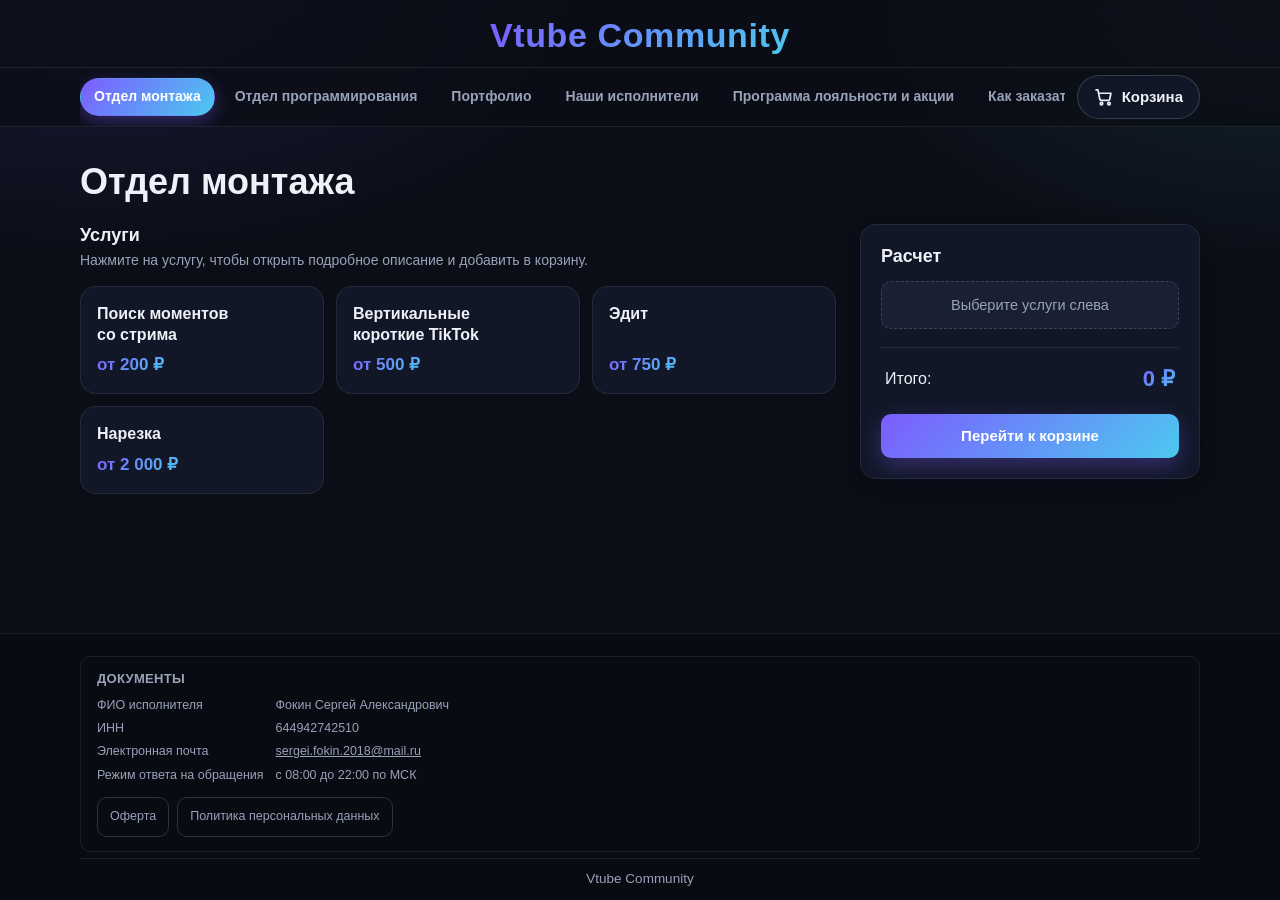
<file: index.html>
<!DOCTYPE html>
<html lang="ru">
<head>
  <meta charset="utf-8">
  <meta name="viewport" content="width=device-width, initial-scale=1, viewport-fit=cover">
  <title>Vtube Community</title>
  <meta name="description" content="Vtube Community — сообщество специалистов: монтаж, нарезка, эдит и программирование. Калькулятор стоимости, портфолио работ и оформление заказа через Telegram.">
  <meta name="theme-color" content="#0b0e17">
  <meta name="color-scheme" content="dark">

  <!-- Социальные сети. После деплоя добавьте og:image с абсолютным URL. -->
  <meta property="og:type" content="website">
  <meta property="og:site_name" content="Vtube Community">
  <meta property="og:title" content="Vtube Community">
  <meta property="og:description" content="Монтаж, нарезка и программирование для авторов. Расчёт стоимости на сайте и заказ через Telegram.">
  <meta property="og:locale" content="ru_RU">
  <!-- <meta property="og:image" content="https://example.com/og-image.png"> -->

  <link rel="icon" href="assets/favicon.svg" type="image/svg+xml">
  <link rel="stylesheet" href="css/styles.css">

  <script type="application/ld+json">
  {
    "@context": "https://schema.org",
    "@type": "Organization",
    "name": "Vtube Community",
    "description": "Сообщество специалистов: монтаж, нарезка и программирование для авторов."
  }
  </script>

  <script src="js/utils.js" defer></script>
  <script src="js/data.js" defer></script>
  <script src="js/cart.js" defer></script>
  <script src="js/calculator.js" defer></script>
  <script src="js/app.js" defer></script>
</head>
<body>
  <a class="skip-link" href="#main">Перейти к содержимому</a>

  <!-- ===== Шапка ===== -->
  <header class="site-header">
    <div class="container header-row">
      <h1 class="brand">
        <a id="brand-link" class="brand__link" href="#" target="_blank" rel="noopener noreferrer">Vtube Community</a>
      </h1>
    </div>
    <nav class="site-nav" aria-label="Разделы сайта">
      <div class="container nav-row">
        <div id="nav-tabs" class="nav-tabs" role="tablist"></div>
        <button id="cart-button" class="cart-button" type="button" aria-haspopup="dialog" aria-controls="cart-drawer" aria-expanded="false">
          <svg class="cart-button__icon" viewBox="0 0 24 24" width="20" height="20" aria-hidden="true" fill="none" stroke="currentColor" stroke-width="2" stroke-linecap="round" stroke-linejoin="round">
            <circle cx="9" cy="20" r="1.5"></circle>
            <circle cx="18" cy="20" r="1.5"></circle>
            <path d="M2.5 3.5h2.2l2.3 11.2a1.6 1.6 0 0 0 1.6 1.3h8.6a1.6 1.6 0 0 0 1.6-1.3l1.5-7.2H6"></path>
          </svg>
          <span class="cart-button__label">Корзина</span>
          <span id="cart-badge" class="cart-badge" hidden>0</span>
        </button>
      </div>
    </nav>
  </header>

  <!-- ===== Основное содержимое ===== -->
  <main id="main" class="site-main container">
    <div id="panels"></div>
    <noscript>
      <h2>Vtube Community</h2>
      <p>Для работы калькулятора и корзины включите JavaScript. Связаться с нами можно в Telegram.</p>
    </noscript>
  </main>

  <!-- ===== Нижняя часть (место под документы и информацию) ===== -->
  <footer class="site-footer">
    <div class="container">
      <div id="footer-info" class="footer-info"></div>
      <div class="footer-bottom">
        <div id="footer-madeby" class="footer-madeby"></div>
        <p id="footer-copy" class="footer-copy"></p>
      </div>
    </div>
  </footer>

  <!-- ===== Общий фон под открытые окна ===== -->
  <div id="backdrop" class="backdrop" hidden></div>

  <!-- ===== Корзина ===== -->
  <aside id="cart-drawer" class="cart-drawer" role="dialog" aria-modal="true" aria-labelledby="cart-title" hidden>
    <header class="cart-drawer__head">
      <h2 id="cart-title" class="cart-drawer__title">Корзина</h2>
      <button id="cart-close" class="icon-btn" type="button" aria-label="Закрыть корзину">
        <svg viewBox="0 0 24 24" width="20" height="20" aria-hidden="true" fill="none" stroke="currentColor" stroke-width="2" stroke-linecap="round"><path d="M6 6l12 12M18 6L6 18"/></svg>
      </button>
    </header>
    <div id="cart-body" class="cart-drawer__body"></div>
    <footer id="cart-footer" class="cart-drawer__foot" hidden>
      <!-- Данные заказчика для сообщения -->
      <div class="order-fields">
        <label class="order-field">
          <span class="order-field__label">Ваш Twitch</span>
          <input id="order-twitch" class="order-field__input" type="text" autocomplete="username" placeholder="Ссылка или название канала">
        </label>
        <label class="order-field">
          <span class="order-field__label">Ваш Youtube канал</span>
          <input id="order-youtube" class="order-field__input" type="text" autocomplete="username" placeholder="Ссылка или название канала">
        </label>
        <label class="order-field">
          <span class="order-field__label">Ваш Telegram-канал</span>
          <input id="order-telegram" class="order-field__input" type="text" autocomplete="username" placeholder="Ссылка или название канала">
        </label>
      </div>

      <details class="cart-order-preview">
        <summary>Посмотреть готовое сообщение</summary>
        <pre id="order-message-preview"></pre>
      </details>
      
      <!-- Итого в середине корзины -->
      <div class="cart-total">
        <span>Итого:</span>
        <strong id="cart-total-value">0&nbsp;₽</strong>
      </div>

      <!-- Согласия перед отправкой -->
      <div class="cart-consents">
        <label class="order-check">
          <input id="consent-pd" type="checkbox">
          <span>Согласие на <a href="documents/privacy.html" target="_blank" rel="noopener noreferrer">обработку персональных данных</a></span>
        </label>
        <label class="order-check">
          <input id="consent-offer" type="checkbox">
          <span>Согласие с <a href="documents/offer.html" target="_blank" rel="noopener noreferrer">офертой</a></span>
        </label>
      </div>

      <button id="checkout-button" class="btn btn--primary btn--block" type="button">Оформить</button>
      <button id="cart-clear" class="btn btn--block" type="button">Очистить корзину</button>
      <p class="cart-note">При нажатии "Оформить", готовое сообщение скопируется в буфер обмена и откроется наш Telegram-канал, отправьте сообщение в личные сообщения канала.</p>
    </footer>
  </aside>

  <!-- ===== Подробная карточка клиента ===== -->
  <div id="client-modal" class="modal" role="dialog" aria-modal="true" aria-labelledby="client-modal-title" hidden>
    <div class="modal__panel">
      <button id="modal-close" class="icon-btn modal__close" type="button" aria-label="Закрыть карточку клиента">
        <svg viewBox="0 0 24 24" width="20" height="20" aria-hidden="true" fill="none" stroke="currentColor" stroke-width="2" stroke-linecap="round"><path d="M6 6l12 12M18 6L6 18"/></svg>
      </button>
      <div id="modal-content" class="modal__content"></div>
    </div>
  </div>

  <!-- ===== Подробная карточка услуги ===== -->
  <div id="service-modal" class="modal" role="dialog" aria-modal="true" aria-labelledby="service-modal-title" hidden>
    <div class="modal__panel">
      <button id="service-modal-close" class="icon-btn modal__close" type="button" aria-label="Закрыть описание услуги">
        <svg viewBox="0 0 24 24" width="20" height="20" aria-hidden="true" fill="none" stroke="currentColor" stroke-width="2" stroke-linecap="round"><path d="M6 6l12 12M18 6L6 18"/></svg>
      </button>
      <div id="service-modal-content" class="modal__content"></div>
    </div>
  </div>

  <!-- ===== Уведомления ===== -->
  <div id="toast" class="toast" role="status" aria-live="polite" hidden></div>
</body>
</html>
</file>
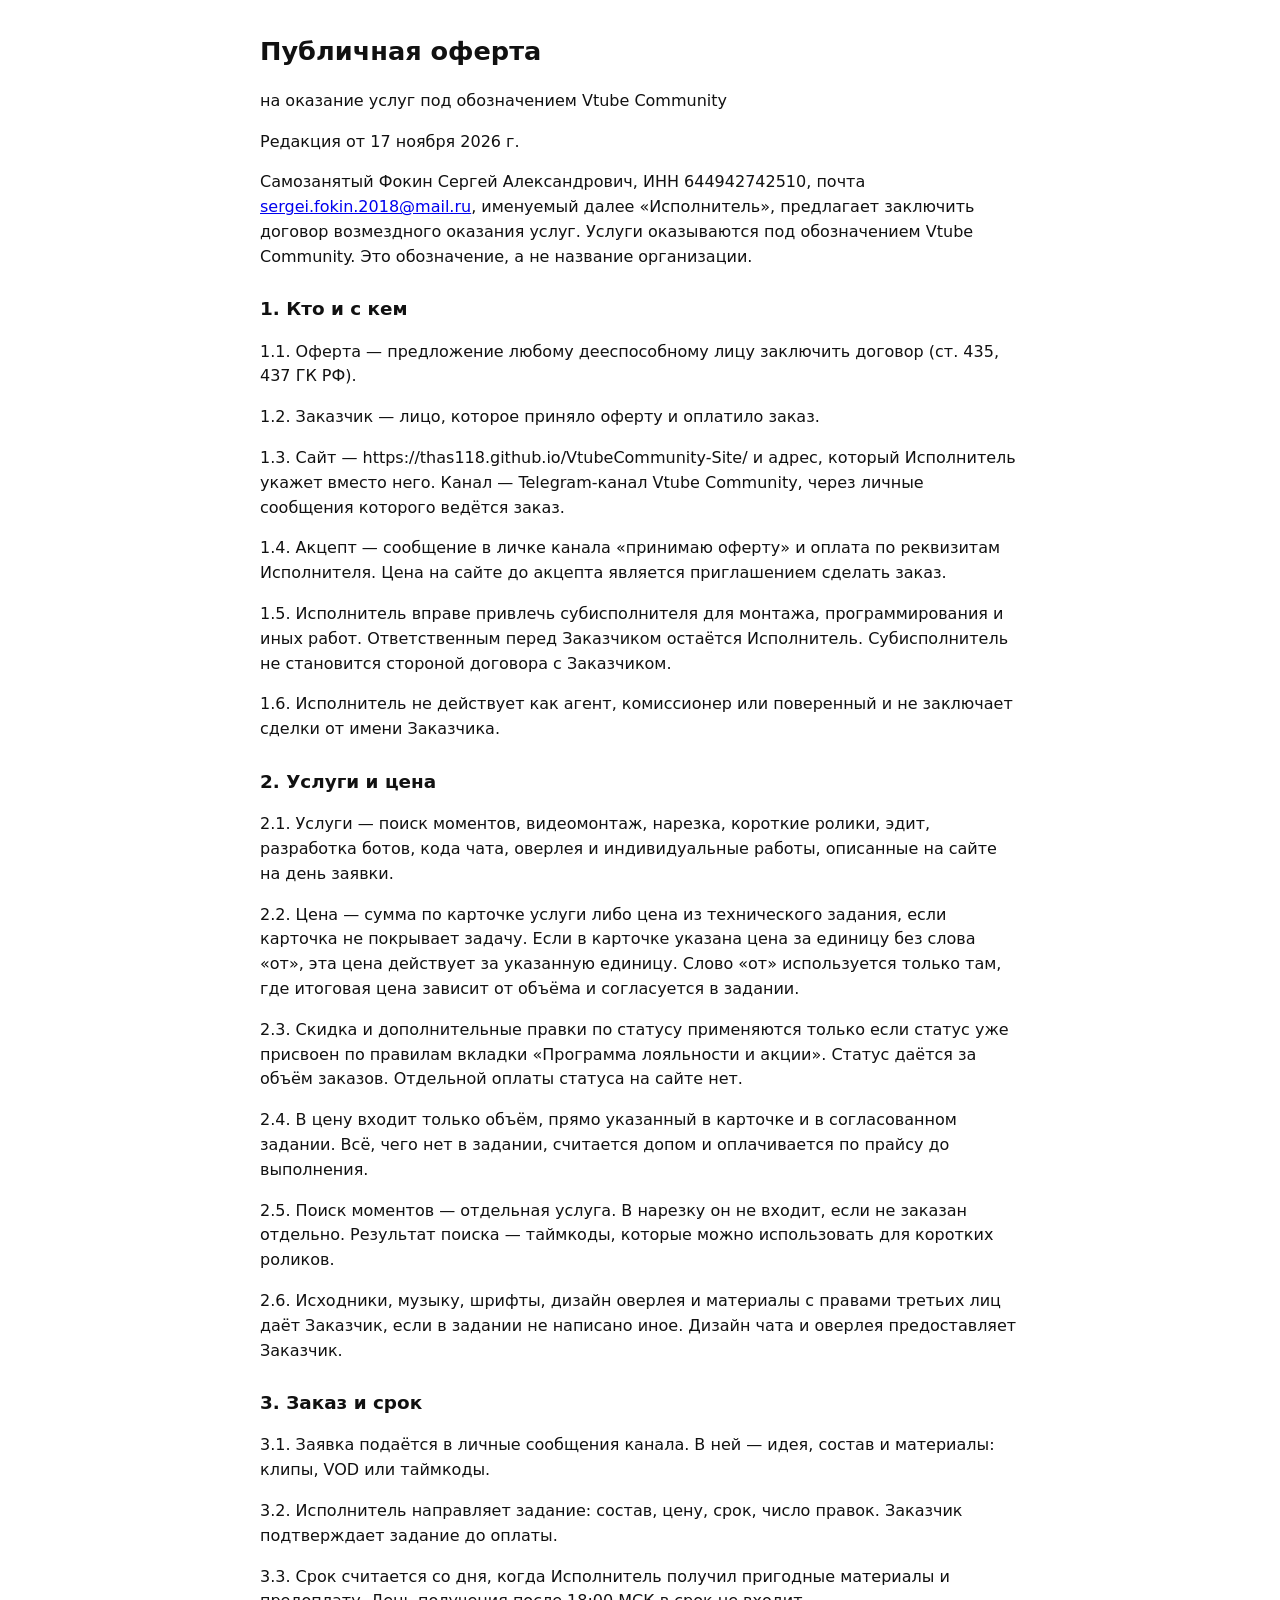
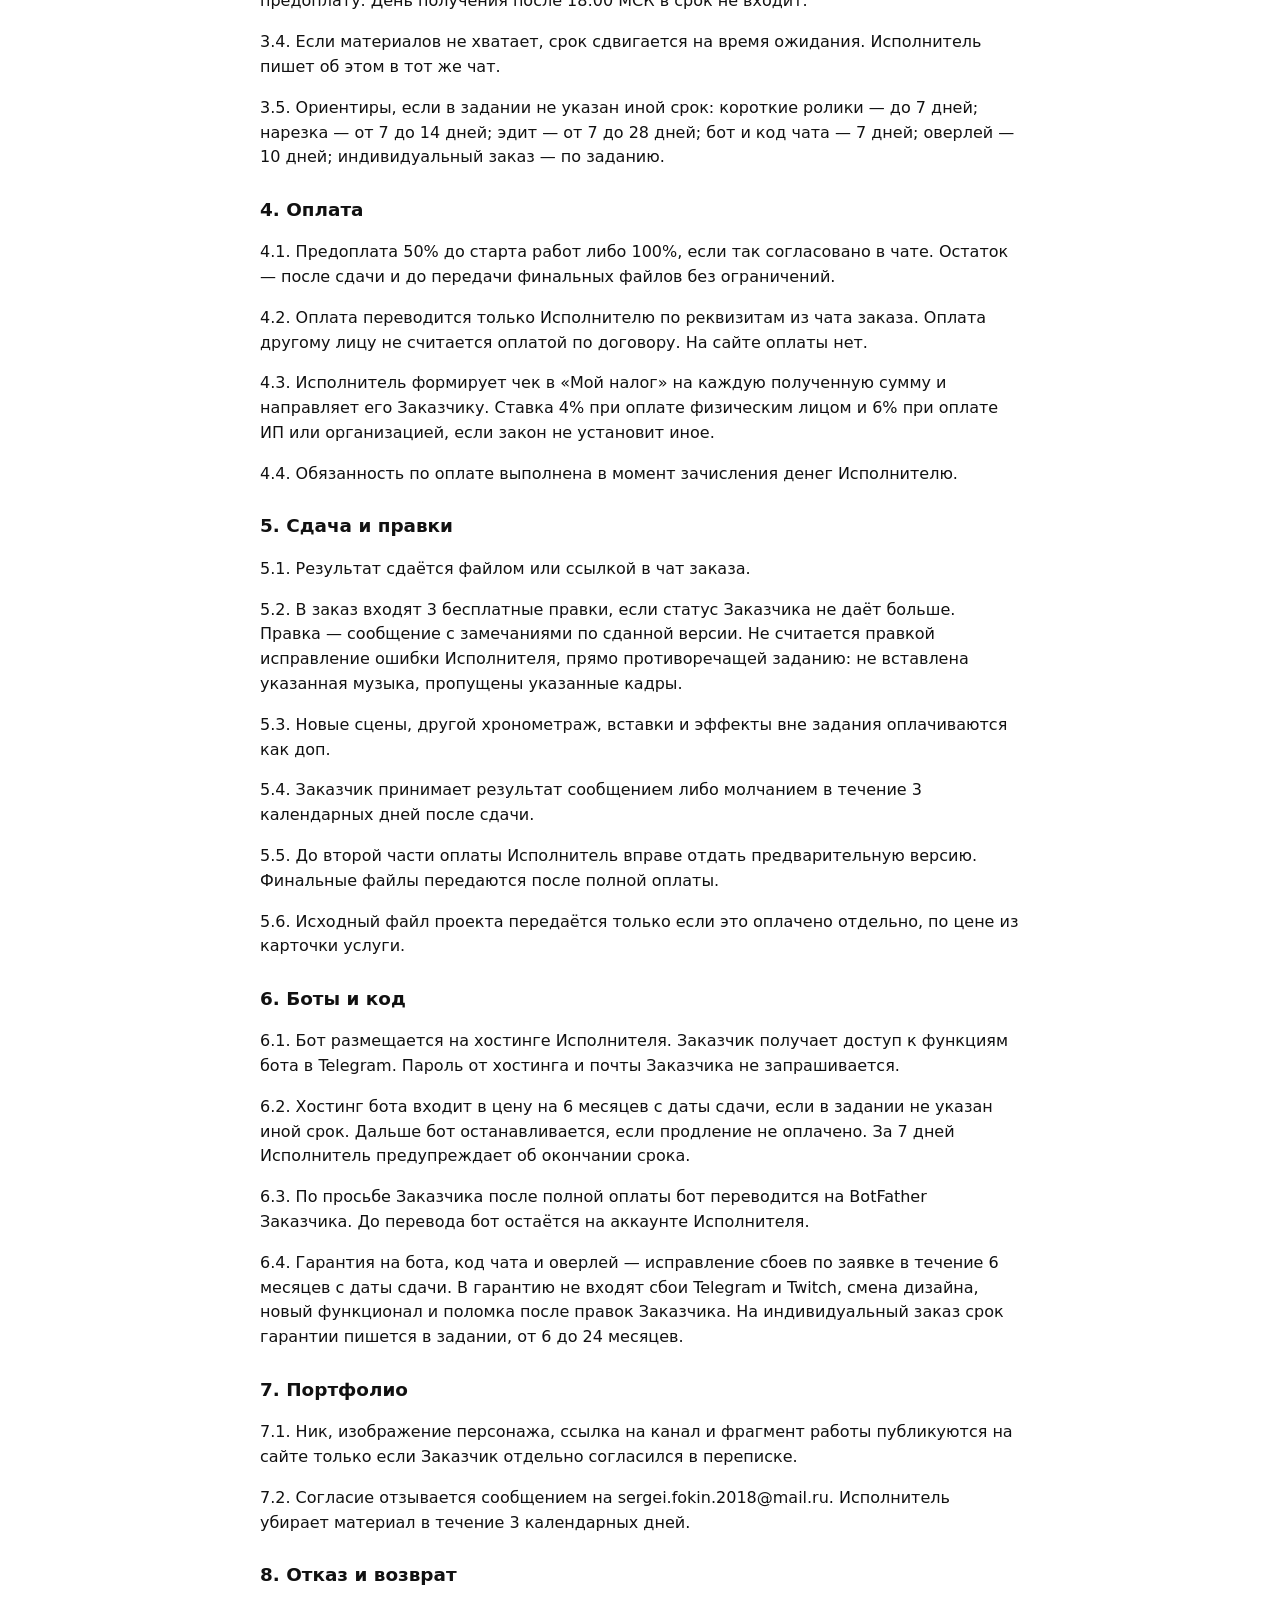
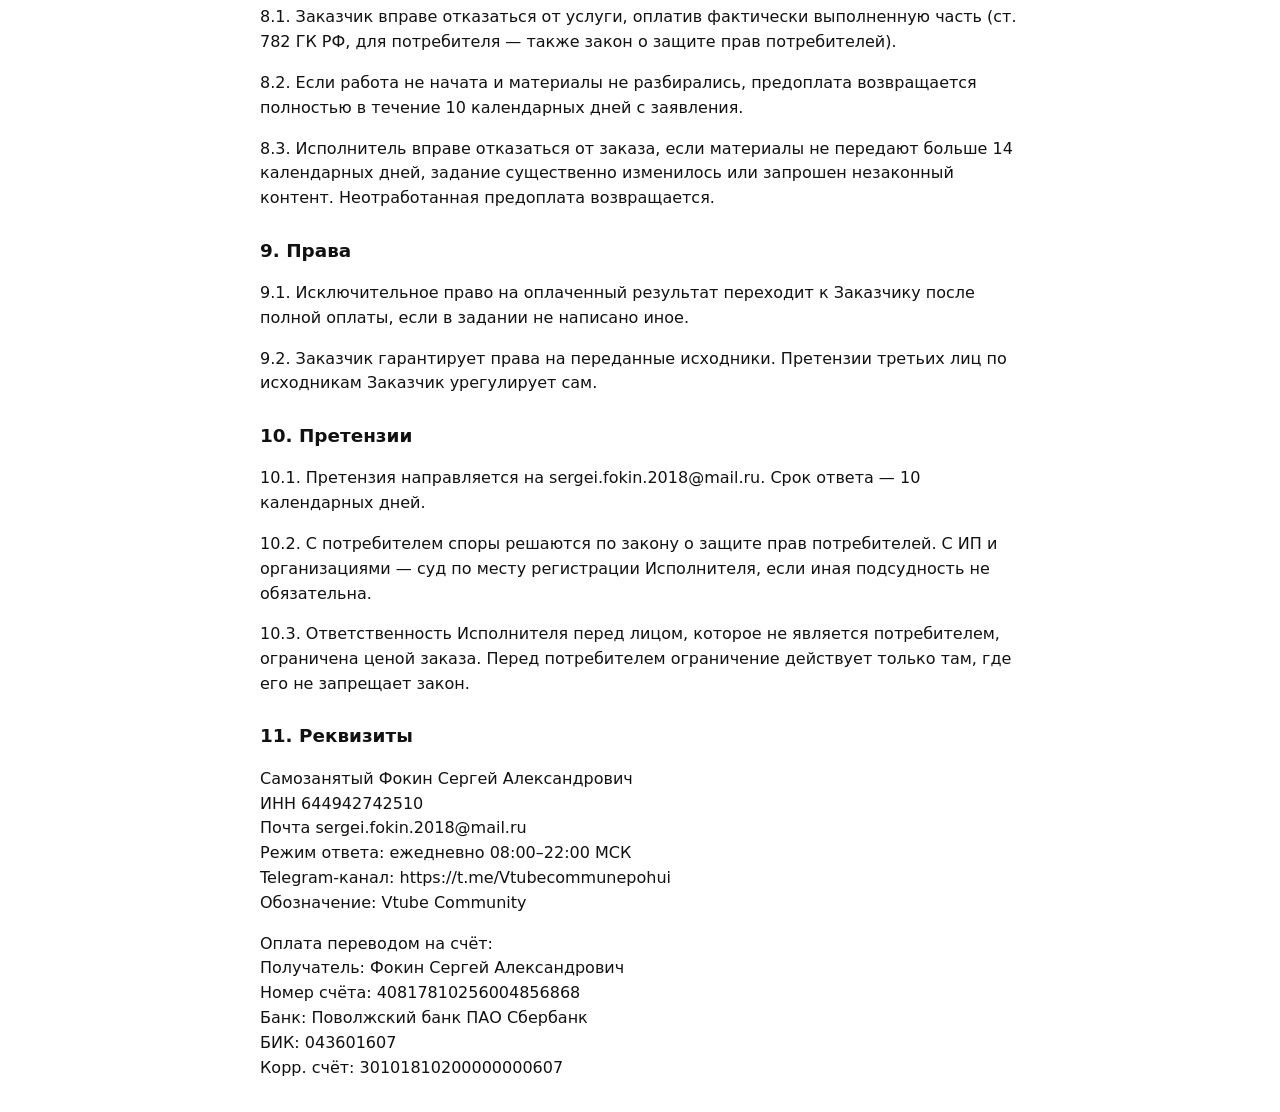
<file: documents/offer.html>
<!DOCTYPE html>
<html lang="ru">
<head>
  <meta charset="utf-8">
  <meta name="viewport" content="width=device-width, initial-scale=1">
  <title>Оферта — Vtube Community</title>
  <style>
    body { font-family: system-ui, sans-serif; max-width: 760px; margin: 2rem auto; padding: 0 1rem; line-height: 1.55; color: #111; }
    h1 { font-size: 1.6rem; }
    h2 { font-size: 1.15rem; margin-top: 1.6rem; }
  </style>
</head>
<body>
  <h1>Публичная оферта</h1>
  <p>на оказание услуг под обозначением Vtube Community</p>
  <p>Редакция от 17 ноября 2026 г.</p>
  <p>Самозанятый Фокин Сергей Александрович, ИНН 644942742510, почта <a href="mailto:sergei.fokin.2018@mail.ru">sergei.fokin.2018@mail.ru</a>, именуемый далее «Исполнитель», предлагает заключить договор возмездного оказания услуг. Услуги оказываются под обозначением Vtube Community. Это обозначение, а не название организации.</p>

  <h2>1. Кто и с кем</h2>
  <p>1.1. Оферта — предложение любому дееспособному лицу заключить договор (ст. 435, 437 ГК РФ).</p>
  <p>1.2. Заказчик — лицо, которое приняло оферту и оплатило заказ.</p>
  <p>1.3. Сайт — https://thas118.github.io/VtubeCommunity-Site/ и адрес, который Исполнитель укажет вместо него. Канал — Telegram-канал Vtube Community, через личные сообщения которого ведётся заказ.</p>
  <p>1.4. Акцепт — сообщение в личке канала «принимаю оферту» и оплата по реквизитам Исполнителя. Цена на сайте до акцепта является приглашением сделать заказ.</p>
  <p>1.5. Исполнитель вправе привлечь субисполнителя для монтажа, программирования и иных работ. Ответственным перед Заказчиком остаётся Исполнитель. Субисполнитель не становится стороной договора с Заказчиком.</p>
  <p>1.6. Исполнитель не действует как агент, комиссионер или поверенный и не заключает сделки от имени Заказчика.</p>

  <h2>2. Услуги и цена</h2>
  <p>2.1. Услуги — поиск моментов, видеомонтаж, нарезка, короткие ролики, эдит, разработка ботов, кода чата, оверлея и индивидуальные работы, описанные на сайте на день заявки.</p>
  <p>2.2. Цена — сумма по карточке услуги либо цена из технического задания, если карточка не покрывает задачу. Если в карточке указана цена за единицу без слова «от», эта цена действует за указанную единицу. Слово «от» используется только там, где итоговая цена зависит от объёма и согласуется в задании.</p>
  <p>2.3. Скидка и дополнительные правки по статусу применяются только если статус уже присвоен по правилам вкладки «Программа лояльности и акции». Статус даётся за объём заказов. Отдельной оплаты статуса на сайте нет.</p>
  <p>2.4. В цену входит только объём, прямо указанный в карточке и в согласованном задании. Всё, чего нет в задании, считается допом и оплачивается по прайсу до выполнения.</p>
  <p>2.5. Поиск моментов — отдельная услуга. В нарезку он не входит, если не заказан отдельно. Результат поиска — таймкоды, которые можно использовать для коротких роликов.</p>
  <p>2.6. Исходники, музыку, шрифты, дизайн оверлея и материалы с правами третьих лиц даёт Заказчик, если в задании не написано иное. Дизайн чата и оверлея предоставляет Заказчик.</p>

  <h2>3. Заказ и срок</h2>
  <p>3.1. Заявка подаётся в личные сообщения канала. В ней — идея, состав и материалы: клипы, VOD или таймкоды.</p>
  <p>3.2. Исполнитель направляет задание: состав, цену, срок, число правок. Заказчик подтверждает задание до оплаты.</p>
  <p>3.3. Срок считается со дня, когда Исполнитель получил пригодные материалы и предоплату. День получения после 18:00 МСК в срок не входит.</p>
  <p>3.4. Если материалов не хватает, срок сдвигается на время ожидания. Исполнитель пишет об этом в тот же чат.</p>
  <p>3.5. Ориентиры, если в задании не указан иной срок: короткие ролики — до 7 дней; нарезка — от 7 до 14 дней; эдит — от 7 до 28 дней; бот и код чата — 7 дней; оверлей — 10 дней; индивидуальный заказ — по заданию.</p>

  <h2>4. Оплата</h2>
  <p>4.1. Предоплата 50% до старта работ либо 100%, если так согласовано в чате. Остаток — после сдачи и до передачи финальных файлов без ограничений.</p>
  <p>4.2. Оплата переводится только Исполнителю по реквизитам из чата заказа. Оплата другому лицу не считается оплатой по договору. На сайте оплаты нет.</p>
  <p>4.3. Исполнитель формирует чек в «Мой налог» на каждую полученную сумму и направляет его Заказчику. Ставка 4% при оплате физическим лицом и 6% при оплате ИП или организацией, если закон не установит иное.</p>
  <p>4.4. Обязанность по оплате выполнена в момент зачисления денег Исполнителю.</p>

  <h2>5. Сдача и правки</h2>
  <p>5.1. Результат сдаётся файлом или ссылкой в чат заказа.</p>
  <p>5.2. В заказ входят 3 бесплатные правки, если статус Заказчика не даёт больше. Правка — сообщение с замечаниями по сданной версии. Не считается правкой исправление ошибки Исполнителя, прямо противоречащей заданию: не вставлена указанная музыка, пропущены указанные кадры.</p>
  <p>5.3. Новые сцены, другой хронометраж, вставки и эффекты вне задания оплачиваются как доп.</p>
  <p>5.4. Заказчик принимает результат сообщением либо молчанием в течение 3 календарных дней после сдачи.</p>
  <p>5.5. До второй части оплаты Исполнитель вправе отдать предварительную версию. Финальные файлы передаются после полной оплаты.</p>
  <p>5.6. Исходный файл проекта передаётся только если это оплачено отдельно, по цене из карточки услуги.</p>

  <h2>6. Боты и код</h2>
  <p>6.1. Бот размещается на хостинге Исполнителя. Заказчик получает доступ к функциям бота в Telegram. Пароль от хостинга и почты Заказчика не запрашивается.</p>
  <p>6.2. Хостинг бота входит в цену на 6 месяцев с даты сдачи, если в задании не указан иной срок. Дальше бот останавливается, если продление не оплачено. За 7 дней Исполнитель предупреждает об окончании срока.</p>
  <p>6.3. По просьбе Заказчика после полной оплаты бот переводится на BotFather Заказчика. До перевода бот остаётся на аккаунте Исполнителя.</p>
  <p>6.4. Гарантия на бота, код чата и оверлей — исправление сбоев по заявке в течение 6 месяцев с даты сдачи. В гарантию не входят сбои Telegram и Twitch, смена дизайна, новый функционал и поломка после правок Заказчика. На индивидуальный заказ срок гарантии пишется в задании, от 6 до 24 месяцев.</p>

  <h2>7. Портфолио</h2>
  <p>7.1. Ник, изображение персонажа, ссылка на канал и фрагмент работы публикуются на сайте только если Заказчик отдельно согласился в переписке.</p>
  <p>7.2. Согласие отзывается сообщением на sergei.fokin.2018@mail.ru. Исполнитель убирает материал в течение 3 календарных дней.</p>

  <h2>8. Отказ и возврат</h2>
  <p>8.1. Заказчик вправе отказаться от услуги, оплатив фактически выполненную часть (ст. 782 ГК РФ, для потребителя — также закон о защите прав потребителей).</p>
  <p>8.2. Если работа не начата и материалы не разбирались, предоплата возвращается полностью в течение 10 календарных дней с заявления.</p>
  <p>8.3. Исполнитель вправе отказаться от заказа, если материалы не передают больше 14 календарных дней, задание существенно изменилось или запрошен незаконный контент. Неотработанная предоплата возвращается.</p>

  <h2>9. Права</h2>
  <p>9.1. Исключительное право на оплаченный результат переходит к Заказчику после полной оплаты, если в задании не написано иное.</p>
  <p>9.2. Заказчик гарантирует права на переданные исходники. Претензии третьих лиц по исходникам Заказчик урегулирует сам.</p>

  <h2>10. Претензии</h2>
  <p>10.1. Претензия направляется на sergei.fokin.2018@mail.ru. Срок ответа — 10 календарных дней.</p>
  <p>10.2. С потребителем споры решаются по закону о защите прав потребителей. С ИП и организациями — суд по месту регистрации Исполнителя, если иная подсудность не обязательна.</p>
  <p>10.3. Ответственность Исполнителя перед лицом, которое не является потребителем, ограничена ценой заказа. Перед потребителем ограничение действует только там, где его не запрещает закон.</p>

  <h2>11. Реквизиты</h2>
  <p>Самозанятый Фокин Сергей Александрович<br>
  ИНН 644942742510<br>
  Почта sergei.fokin.2018@mail.ru<br>
  Режим ответа: ежедневно 08:00–22:00 МСК<br>
  Telegram-канал: https://t.me/Vtubecommunepohui<br>
  Обозначение: Vtube Community</p>
  <p>Оплата переводом на счёт:<br>
  Получатель: Фокин Сергей Александрович<br>
  Номер счёта: 40817810256004856868<br>
  Банк: Поволжский банк ПАО Сбербанк<br>
  БИК: 043601607<br>
  Корр. счёт: 30101810200000000607</p>
</body>
</html>
</file>
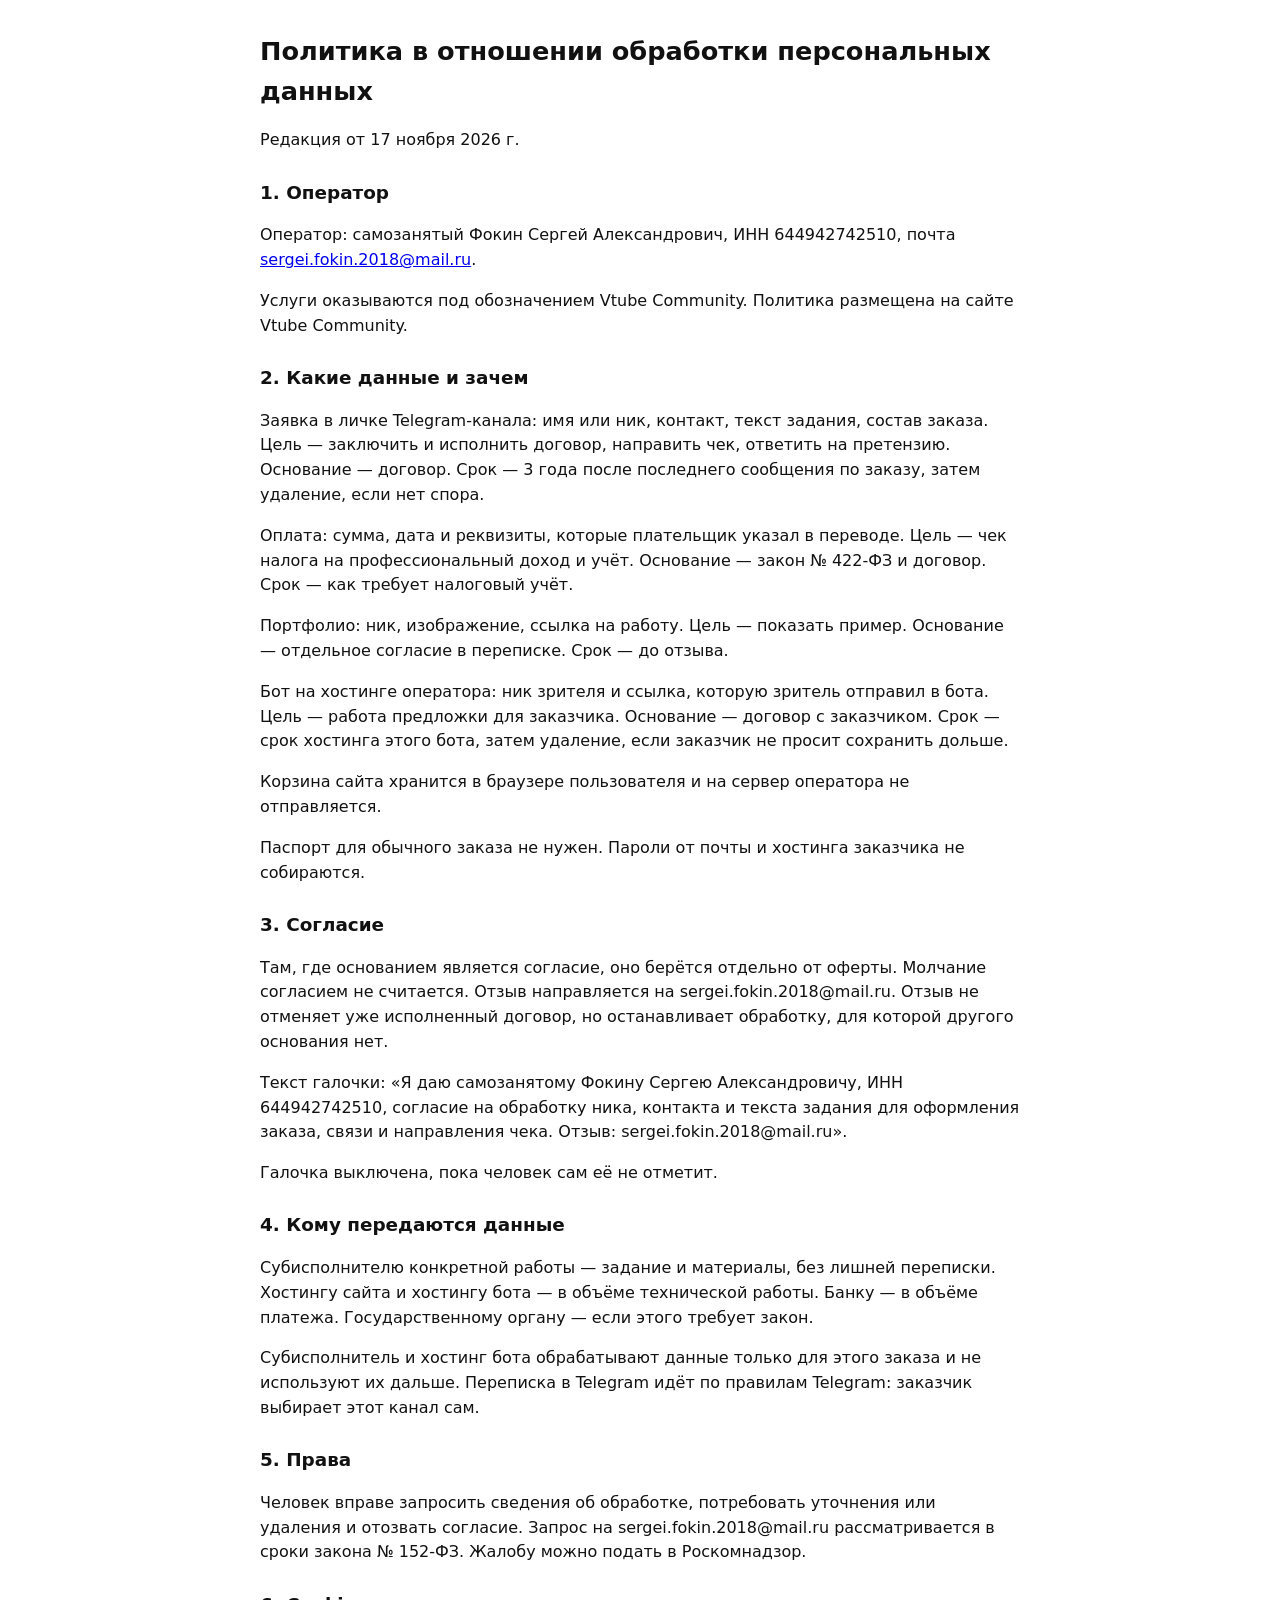
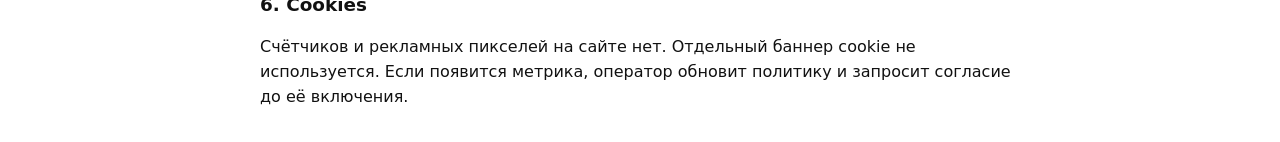
<file: documents/privacy.html>
<!DOCTYPE html>
<html lang="ru">
<head>
  <meta charset="utf-8">
  <meta name="viewport" content="width=device-width, initial-scale=1">
  <title>Политика персональных данных — Vtube Community</title>
  <style>
    body { font-family: system-ui, sans-serif; max-width: 760px; margin: 2rem auto; padding: 0 1rem; line-height: 1.55; color: #111; }
    h1 { font-size: 1.6rem; }
    h2 { font-size: 1.15rem; margin-top: 1.6rem; }
  </style>
</head>
<body>
  <h1>Политика в отношении обработки персональных данных</h1>
  <p>Редакция от 17 ноября 2026 г.</p>

  <h2>1. Оператор</h2>
  <p>Оператор: самозанятый Фокин Сергей Александрович, ИНН 644942742510, почта <a href="mailto:sergei.fokin.2018@mail.ru">sergei.fokin.2018@mail.ru</a>.</p>
  <p>Услуги оказываются под обозначением Vtube Community. Политика размещена на сайте Vtube Community.</p>

  <h2>2. Какие данные и зачем</h2>
  <p>Заявка в личке Telegram-канала: имя или ник, контакт, текст задания, состав заказа. Цель — заключить и исполнить договор, направить чек, ответить на претензию. Основание — договор. Срок — 3 года после последнего сообщения по заказу, затем удаление, если нет спора.</p>
  <p>Оплата: сумма, дата и реквизиты, которые плательщик указал в переводе. Цель — чек налога на профессиональный доход и учёт. Основание — закон № 422-ФЗ и договор. Срок — как требует налоговый учёт.</p>
  <p>Портфолио: ник, изображение, ссылка на работу. Цель — показать пример. Основание — отдельное согласие в переписке. Срок — до отзыва.</p>
  <p>Бот на хостинге оператора: ник зрителя и ссылка, которую зритель отправил в бота. Цель — работа предложки для заказчика. Основание — договор с заказчиком. Срок — срок хостинга этого бота, затем удаление, если заказчик не просит сохранить дольше.</p>
  <p>Корзина сайта хранится в браузере пользователя и на сервер оператора не отправляется.</p>
  <p>Паспорт для обычного заказа не нужен. Пароли от почты и хостинга заказчика не собираются.</p>

  <h2>3. Согласие</h2>
  <p>Там, где основанием является согласие, оно берётся отдельно от оферты. Молчание согласием не считается. Отзыв направляется на sergei.fokin.2018@mail.ru. Отзыв не отменяет уже исполненный договор, но останавливает обработку, для которой другого основания нет.</p>
  <p>Текст галочки: «Я даю самозанятому Фокину Сергею Александровичу, ИНН 644942742510, согласие на обработку ника, контакта и текста задания для оформления заказа, связи и направления чека. Отзыв: sergei.fokin.2018@mail.ru».</p>
  <p>Галочка выключена, пока человек сам её не отметит.</p>

  <h2>4. Кому передаются данные</h2>
  <p>Субисполнителю конкретной работы — задание и материалы, без лишней переписки. Хостингу сайта и хостингу бота — в объёме технической работы. Банку — в объёме платежа. Государственному органу — если этого требует закон.</p>
  <p>Субисполнитель и хостинг бота обрабатывают данные только для этого заказа и не используют их дальше. Переписка в Telegram идёт по правилам Telegram: заказчик выбирает этот канал сам.</p>

  <h2>5. Права</h2>
  <p>Человек вправе запросить сведения об обработке, потребовать уточнения или удаления и отозвать согласие. Запрос на sergei.fokin.2018@mail.ru рассматривается в сроки закона № 152-ФЗ. Жалобу можно подать в Роскомнадзор.</p>

  <h2>6. Cookies</h2>
  <p>Счётчиков и рекламных пикселей на сайте нет. Отдельный баннер cookie не используется. Если появится метрика, оператор обновит политику и запросит согласие до её включения.</p>
</body>
</html>
</file>
<file: css/styles.css>
/* =========================================================
 * Vtube Community — стили сайта.
 * ВСЕ цвета, градиенты, размеры и радиусы заданы переменными
 * в :root — меняйте их, не трогая логику сайта.
 * ========================================================= */

:root {
  /* --- Цвета --- */
  --bg: #0b0e17;                 /* фон страницы */
  --bg-glow-1: rgba(124, 92, 255, .16); /* свечение градиента слева */
  --bg-glow-2: rgba(76, 201, 240, .12); /* свечение градиента справа */
  --surface: #121727;            /* карточки */
  --surface-2: #1a2033;          /* вложенные блоки, поля */
  --surface-3: #222a42;          /* ховер-состояния */
  --border: rgba(255, 255, 255, .08);
  --border-strong: rgba(255, 255, 255, .16);
  --text: #eef1f8;               /* основной текст */
  --text-muted: #98a2b8;         /* второстепенный текст */
  --accent: #7c5cff;             /* основной акцент */
  --accent-2: #4cc9f0;           /* второй цвет акцента */
  --gradient: linear-gradient(135deg, #7c5cff 0%, #4cc9f0 100%);
  --gradient-soft: linear-gradient(135deg, rgba(124, 92, 255, .18), rgba(76, 201, 240, .14));
  --danger: #ff6b81;
  --header-bg: rgba(11, 14, 23, .82);
  --backdrop-bg: rgba(5, 7, 13, .62);
  --toast-bg: #1e2540;

  /* --- Размеры и формы --- */
  --container: 1120px;
  --radius: 16px;
  --radius-sm: 10px;
  --radius-pill: 999px;
  --gap: 24px;
  --pad: 20px;
  --shadow: 0 14px 40px rgba(0, 0, 0, .38);
  --shadow-soft: 0 6px 18px rgba(0, 0, 0, .25);

  /* --- Анимации --- */
  --dur: .22s;
  --dur-slow: .3s;
  --ease: cubic-bezier(.4, 0, .2, 1);
}

/* ---------- База ---------- */

*,
*::before,
*::after {
  box-sizing: border-box;
}

html {
  scroll-behavior: smooth;
  /* iOS Safari не должен растягивать текст при повороте экрана. */
  -webkit-text-size-adjust: 100%;
  text-size-adjust: 100%;
}

body {
  margin: 0;
  min-height: 100vh;
  display: flex;
  flex-direction: column;
  font-family: -apple-system, BlinkMacSystemFont, "Segoe UI", Roboto, "Helvetica Neue", Arial, sans-serif;
  font-size: 16px;
  line-height: 1.55;
  color: var(--text);
  background-color: var(--bg);
  background-image:
    radial-gradient(900px 500px at 8% -5%, var(--bg-glow-1), transparent 60%),
    radial-gradient(800px 480px at 100% 0%, var(--bg-glow-2), transparent 55%);
  -webkit-font-smoothing: antialiased;
  /* На телефоне не подсвечиваем серым блоком всю нажатую область. */
  -webkit-tap-highlight-color: transparent;
}

body.no-scroll {
  overflow: hidden;
}

[hidden] {
  display: none !important;
}

img {
  max-width: 100%;
  display: block;
}

/* Длинные слова, названия работ и ссылки не должны расширять страницу
   на узких экранах (горизонтальная прокрутка всего сайта). */
.panel__lead,
.about-card__text,
.footer-block__text,
.footer-docs__value,
.work-card__title,
.cart-item__name,
.summary__name,
.client-card__name {
  overflow-wrap: break-word;
}

h1, h2, h3, h4 {
  margin: 0;
  line-height: 1.25;
  font-weight: 700;
}

p {
  margin: 0;
}

a {
  color: var(--accent-2);
}

button {
  font: inherit;
  color: inherit;
}

:focus-visible {
  outline: 2px solid var(--accent-2);
  outline-offset: 2px;
}

.container {
  width: min(var(--container), 100% - 32px);
  margin-inline: auto;
}

.skip-link {
  position: absolute;
  left: -9999px;
  top: 8px;
  z-index: 200;
  padding: 10px 16px;
  background: var(--accent);
  color: #fff;
  border-radius: var(--radius-sm);
}

.skip-link:focus {
  left: 8px;
}

/* ---------- Кнопки ---------- */

.btn {
  display: inline-flex;
  align-items: center;
  justify-content: center;
  gap: 8px;
  min-height: 44px;
  padding: 10px 20px;
  border: 1px solid var(--border-strong);
  border-radius: var(--radius-sm);
  background: var(--surface-2);
  color: var(--text);
  font-size: 15px;
  font-weight: 600;
  cursor: pointer;
  text-decoration: none;
  transition:
    transform var(--dur) var(--ease),
    background-color var(--dur) var(--ease),
    border-color var(--dur) var(--ease),
    box-shadow var(--dur) var(--ease),
    opacity var(--dur) var(--ease);
}

.btn:hover:not(:disabled) {
  background: var(--surface-3);
  border-color: var(--border-strong);
  transform: translateY(-1px);
}

.btn:active:not(:disabled) {
  transform: translateY(0) scale(.98);
}

.btn:disabled {
  opacity: .45;
  cursor: not-allowed;
}

.btn--primary {
  background: var(--gradient);
  border: none;
  color: #fff;
  box-shadow: 0 8px 22px rgba(124, 92, 255, .32);
}

.btn--primary:hover:not(:disabled) {
  background: var(--gradient);
  filter: brightness(1.08);
  box-shadow: 0 10px 26px rgba(124, 92, 255, .42);
}

.btn--accent {
  background: var(--gradient-soft);
  border-color: rgba(124, 92, 255, .45);
}

.btn--accent:hover:not(:disabled) {
  background: var(--gradient);
  border-color: transparent;
  color: #fff;
}

.btn--small {
  min-height: 40px;
  padding: 8px 16px;
  font-size: 14px;
}

.btn--block {
  width: 100%;
}

.icon-btn {
  display: inline-flex;
  align-items: center;
  justify-content: center;
  width: 40px;
  height: 40px;
  padding: 0;
  border: 1px solid var(--border);
  border-radius: var(--radius-sm);
  background: var(--surface-2);
  color: var(--text-muted);
  cursor: pointer;
  transition: background-color var(--dur) var(--ease), color var(--dur) var(--ease), transform var(--dur) var(--ease);
}

.icon-btn:hover {
  background: var(--surface-3);
  color: var(--text);
}

.icon-btn:active {
  transform: scale(.94);
}

.card {
  background: var(--surface);
  border: 1px solid var(--border);
  border-radius: var(--radius);
}

/* ---------- Шапка ---------- */

.site-header {
  position: sticky;
  top: 0;
  z-index: 60;
  background: var(--header-bg);
  backdrop-filter: blur(14px);
  -webkit-backdrop-filter: blur(14px);
  border-bottom: 1px solid var(--border);
}

.header-row {
  display: flex;
  align-items: center;
  justify-content: center;
  gap: 16px;
  padding: 14px 0 10px;
}

/* Название сайта занимает всю верхнюю плашку по центру. */
.brand {
  flex: 1 1 auto;
  text-align: center;
  font-size: clamp(22px, 4.5vw, 34px);
  letter-spacing: .6px;
}

.brand__link {
  background: var(--gradient);
  -webkit-background-clip: text;
  background-clip: text;
  color: transparent;
  text-decoration: none;
  font-weight: 800;
  transition: opacity var(--dur) var(--ease), filter var(--dur) var(--ease);
}

.brand__link:hover {
  filter: brightness(1.15);
}

.cart-button {
  position: relative;
  display: inline-flex;
  align-items: center;
  gap: 8px;
  min-height: 44px;
  padding: 9px 16px;
  border: 1px solid var(--border-strong);
  border-radius: var(--radius-pill);
  background: var(--surface);
  color: var(--text);
  font-size: 15px;
  font-weight: 600;
  cursor: pointer;
  transition: background-color var(--dur) var(--ease), border-color var(--dur) var(--ease), transform var(--dur) var(--ease);
}

.cart-button:hover {
  background: var(--surface-2);
  border-color: rgba(124, 92, 255, .55);
}

.cart-button:active {
  transform: scale(.97);
}

.cart-button__icon {
  flex: none;
}

.cart-badge {
  display: inline-flex;
  align-items: center;
  justify-content: center;
  min-width: 22px;
  height: 22px;
  padding: 0 6px;
  border-radius: var(--radius-pill);
  background: var(--gradient);
  color: #fff;
  font-size: 12px;
  font-weight: 700;
  line-height: 1;
  animation: badge-pop var(--dur) var(--ease);
}

@keyframes badge-pop {
  0% { transform: scale(.6); opacity: 0; }
  100% { transform: scale(1); opacity: 1; }
}

/* ---------- Навигация ---------- */

.site-nav {
  border-top: 1px solid var(--border);
}

/* Вкладки + кнопка корзины в одной строке. */
.nav-row {
  display: flex;
  align-items: center;
  gap: 12px;
}

.nav-row .nav-tabs {
  flex: 1 1 auto;
  min-width: 0;
}

.nav-row .cart-button {
  flex: none;
}

/* Вкладки — всегда одна строка с горизонтальной прокруткой.
   Перенос в несколько строк (flex-wrap: wrap) на телефоне раздувал
   липкую шапку до половины экрана. Скроллбар скрыт, активная вкладка
   подскручивается в центр из JS (scrollIntoView). */
.nav-tabs {
  display: flex;
  flex-wrap: nowrap;
  gap: 6px;
  padding: 10px 0;
  min-width: 0;
  overflow-x: auto;
  overscroll-behavior-x: contain;
  -webkit-overflow-scrolling: touch;
  scroll-padding-inline: 2px;
  scrollbar-width: none;
  -ms-overflow-style: none;
}

.nav-tabs::-webkit-scrollbar {
  display: none;
}

.nav-tab {
  flex: none;
  min-height: 38px;
  padding: 7px 13px;
  border: 1px solid transparent;
  border-radius: var(--radius-pill);
  background: transparent;
  color: var(--text-muted);
  font-size: 14px;
  font-weight: 600;
  white-space: nowrap;
  cursor: pointer;
  transition:
    color var(--dur) var(--ease),
    background-color var(--dur) var(--ease),
    border-color var(--dur) var(--ease),
    transform var(--dur) var(--ease);
}

.nav-tab:hover {
  color: var(--text);
  background: var(--surface-2);
}

.nav-tab:active {
  transform: scale(.97);
}

.nav-tab.is-active {
  background: var(--gradient);
  border-color: transparent;
  color: #fff;
  box-shadow: 0 6px 18px rgba(124, 92, 255, .35);
}

/* ---------- Основная область и панели ---------- */

.site-main {
  flex: 1 0 auto;
  padding: 32px 0 56px;
}

.panel {
  animation: panel-in var(--dur-slow) var(--ease);
}

@keyframes panel-in {
  from { opacity: 0; transform: translateY(10px); }
  to { opacity: 1; transform: translateY(0); }
}

.panel__title {
  font-size: clamp(26px, 4vw, 36px);
  margin-bottom: 10px;
}

.panel__lead {
  max-width: 720px;
  color: var(--text-muted);
  font-size: 15.5px;
  line-height: 1.6;
  margin-bottom: 20px;
}

.section-head {
  margin-bottom: 14px;
}

.section-head__title {
  font-size: 18px;
  font-weight: 700;
}

/* ---------- Калькулятор отдела ---------- */

.calc {
  display: grid;
  /* Каталог шире, «Расчёт» — компактный блок справа (без ощущения пустоты). */
  grid-template-columns: minmax(0, 1fr) minmax(280px, 340px);
  gap: var(--gap);
  align-items: start;
}

.calc__services {
  display: flex;
  flex-direction: column;
  min-width: 0;
}

.calc__summary {
  position: sticky;
  top: 132px;
  display: flex;
  flex-direction: column;
  gap: 14px;
  padding: var(--pad);
  background: var(--surface);
  border: 1px solid var(--border);
  border-radius: var(--radius);
  box-shadow: var(--shadow-soft);
}

/* --- Кнопки услуг --- */

.section-head__hint {
  color: var(--text-muted);
  font-size: 14px;
  margin-top: 4px;
}

.service-grid {
  display: grid;
  grid-template-columns: repeat(auto-fill, minmax(200px, 1fr));
  gap: 12px;
}
  .service-grid--duration {
    display: grid;
    grid-template-columns: repeat(auto-fill, minmax(140px, 1fr));
    gap: 8px;
    margin: 8px 0;
  }

  .service-btn--duration {
    padding: 8px 10px;
    font-size: 13px;
  }

.service-btn {
  position: relative;
  display: flex;
  flex-direction: column;
  align-items: flex-start;
  gap: 8px;
  /* Одинаковая высота в пределах ряда: grid растягивает, кнопка тянется вслед. */
  height: 100%;
  min-height: 88px;
  padding: 16px;
  text-align: left;
  background: var(--surface);
  border: 1px solid var(--border);
  border-radius: var(--radius);
  cursor: pointer;
  transition:
    border-color var(--dur) var(--ease),
    background-color var(--dur) var(--ease),
    transform var(--dur) var(--ease),
    box-shadow var(--dur) var(--ease);
}

.service-btn:hover {
  border-color: rgba(124, 92, 255, .55);
  background: var(--surface-2);
  transform: translateY(-2px);
  box-shadow: var(--shadow-soft);
}

.service-btn:active {
  transform: scale(.98);
}

/* Услуга уже в корзине — аккуратная выделенная рамка + градиентная галочка. */
.service-btn.is-in-cart {
  border-color: rgba(124, 92, 255, .55);
  background: var(--surface-2);
}

.service-btn.is-in-cart::after {
  content: '';
  position: absolute;
  top: 12px;
  right: 12px;
  width: 18px;
  height: 18px;
  background: var(--gradient);
  border-radius: 50%;
  -webkit-mask: url("data:image/svg+xml,%3Csvg xmlns='http://www.w3.org/2000/svg' viewBox='0 0 24 24' fill='none' stroke='black' stroke-width='3' stroke-linecap='round' stroke-linejoin='round'%3E%3Cpath d='M20 6 9 17l-5-5'/%3E%3C/svg%3E") center / contain no-repeat;
  mask: url("data:image/svg+xml,%3Csvg xmlns='http://www.w3.org/2000/svg' viewBox='0 0 24 24' fill='none' stroke='black' stroke-width='3' stroke-linecap='round' stroke-linejoin='round'%3E%3Cpath d='M20 6 9 17l-5-5'/%3E%3C/svg%3E") center / contain no-repeat;
}

.service-btn__name {
  font-size: 16px;
  font-weight: 700;
  line-height: 1.35;
  color: var(--text);
  /* Длинные названия переносятся аккуратно и не распирают карточку. */
  overflow-wrap: break-word;
  text-wrap: balance;
  padding-right: 22px; /* место под галочку «в корзине» */
}

.service-btn__price {
  /* Цена прижата к низу карточки — выравнивание в пределах ряда. */
  margin-top: auto;
  font-size: 17px;
  font-weight: 800;
  line-height: 1.35;
  overflow-wrap: break-word;
  background: var(--gradient);
  -webkit-background-clip: text;
  background-clip: text;
  color: transparent;
}

/* «Цена по договорённости» — одна строка без переноса, шрифт чуть меньше,
   чтобы длинная подпись влезла в карточку услуги. */
.service-btn__price--negotiable {
  white-space: nowrap;
  font-size: 14px;
}

/* --- Окно услуги --- */

/* Карточка услуги — flex-колонка: блок покупки закреплён у нижнего края
   (margin-top: auto), независимо от длины описания. */
.service-modal {
  display: flex;
  flex-direction: column;
  align-items: stretch;
}

.service-modal__head {
  display: flex;
  flex-wrap: wrap;
  align-items: baseline;
  gap: 12px;
  margin-bottom: 12px;
}

.service-modal__name {
  font-size: 24px;
}

.service-modal__price {
  font-size: 17px;
  font-weight: 700;
  color: var(--accent-2);
}

.service-modal__desc {
  color: var(--text);
  font-size: 15.5px;
  line-height: 1.6;
  margin-bottom: 16px;
  /* Длинные слова/ссылки не должны расширять карточку по горизонтали. */
  overflow-wrap: break-word;
}

/* Заголовки разделов описания (полужирные). */
.service-modal__section {
  margin: 16px 0 8px;
  font-size: 15.5px;
  font-weight: 700;
  color: var(--text);
}

.service-modal__section:first-child {
  margin-top: 0;
}

/* Абзацы описания. */
.service-modal__paragraph {
  margin: 0 0 12px;
  color: var(--text);
  line-height: 1.65;
}

.service-modal__paragraph:last-child {
  margin-bottom: 0;
}

/* Нумерованный список: каждый пункт с новой строки и с отступом. */
.service-modal__list {
  margin: 0 0 12px;
  padding-left: 22px;
  color: var(--text);
}

.service-modal__list-item {
  margin-bottom: 8px;
  line-height: 1.6;
}

.service-modal__list-item:last-child {
  margin-bottom: 0;
}


.service-modal__incart {
  /* Отдельная строка во всю ширину — над рядом «счётчик — итог — В корзину». */
  flex: 0 0 100%;
  margin: 0;
  padding: 6px 12px;
  background: var(--surface-2);
  border: 1px solid var(--border);
  border-radius: var(--radius-pill);
  color: var(--text-muted);
  font-size: 14px;
  font-weight: 600;
  white-space: nowrap;
}

/* --- Доп. услуги в карточке услуги (переключатели вкл/выкл) --- */

.service-modal__addons {
  margin: 0 0 16px;
  padding: 14px 16px;
  background: var(--surface-2);
  border: 1px solid var(--border);
  border-radius: var(--radius-sm);
}

.service-modal__addons-title {
  margin: 0 0 10px;
  font-size: 15px;
  font-weight: 700;
  color: var(--text);
}

.service-modal__addons-list {
  display: flex;
  flex-direction: column;
  gap: 8px;
}

/* Текст с условиями внизу карточки (service.addonsNote) — оформление как у описания. */
.service-modal__note {
  margin-top: 8px;
}

.addon-toggle {
  display: flex;
  align-items: center;
  gap: 12px;
  padding: 8px 10px;
  background: var(--surface);
  border: 1px solid var(--border);
  border-radius: var(--radius-sm);
  cursor: pointer;
  transition: border-color var(--dur) var(--ease), background-color var(--dur) var(--ease);
}

.addon-toggle:hover {
  border-color: var(--border-strong);
  background: var(--surface-3);
}

/* Сам чекбокс скрыт визуально, но остаётся доступен для клавиатуры и скринридеров. */
.addon-toggle__box {
  position: absolute;
  width: 1px;
  height: 1px;
  padding: 0;
  margin: -1px;
  overflow: hidden;
  clip: rect(0 0 0 0);
  clip-path: inset(50%);
  white-space: nowrap;
  border: 0;
}

.addon-toggle__track {
  position: relative;
  flex: 0 0 auto;
  width: 40px;
  height: 22px;
  padding: 3px;
  background: var(--surface-3);
  border: 1px solid var(--border-strong);
  border-radius: var(--radius-pill);
  transition: background var(--dur) var(--ease), border-color var(--dur) var(--ease);
}

.addon-toggle__thumb {
  display: block;
  width: 14px;
  height: 14px;
  background: var(--text-muted);
  border-radius: 50%;
  transition: transform var(--dur) var(--ease), background var(--dur) var(--ease);
}

.addon-toggle.is-on .addon-toggle__track {
  background: var(--gradient);
  border-color: transparent;
}

.addon-toggle.is-on .addon-toggle__thumb {
  background: #fff;
  transform: translateX(18px);
}

/* Фокус с клавиатуры — видимая обводка трека. */
.addon-toggle__box:focus-visible + .addon-toggle__track {
  outline: 2px solid var(--accent-2);
  outline-offset: 2px;
}

.addon-toggle__label {
  flex: 1 1 auto;
  font-size: 14.5px;
  color: var(--text);
  line-height: 1.4;
}

.addon-toggle__price {
  flex: 0 0 auto;
  font-size: 14px;
  font-weight: 700;
  color: var(--accent-2);
  /* Единица измерения («/шт», «/10 секунд») остаётся в одной строке с ценой. */
  white-space: nowrap;
}

/* --- Бесплатные услуги в карточке услуги (по образцу блока доп. услуг) --- */

.service-modal__free {
  margin: 0 0 16px;
  padding: 14px 16px;
  background: var(--surface-2);
  border: 1px solid var(--border);
  border-radius: var(--radius-sm);
}

.service-modal__free-title {
  margin: 0 0 6px;
  font-size: 15px;
  font-weight: 700;
  color: var(--text);
}

/* Подсказка с лимитом и ссылкой на прайс-лист. */
.service-modal__free-hint {
  margin: 0 0 10px;
  font-size: 13px;
  line-height: 1.5;
  color: var(--text-muted);
}

.service-modal__free-counter {
  font-weight: 600;
  color: var(--text);
}

.service-modal__free-link {
  color: var(--accent-2);
  font-weight: 600;
  text-decoration: none;
  white-space: nowrap;
}

.service-modal__free-link:hover {
  text-decoration: underline;
}

.service-modal__free-list {
  display: flex;
  flex-direction: column;
  gap: 8px;
}

.free-service {
  position: relative;
  display: flex;
  align-items: flex-start;
  gap: 12px;
  padding: 8px 10px;
  background: var(--surface);
  border: 1px solid var(--border);
  border-radius: var(--radius-sm);
  cursor: pointer;
  transition: border-color var(--dur) var(--ease), background-color var(--dur) var(--ease);
}

.free-service:hover {
  border-color: var(--border-strong);
  background: var(--surface-3);
}

.free-service.is-disabled {
  opacity: 0.55;
  cursor: not-allowed;
}

.free-service.is-disabled:hover {
  border-color: var(--border);
  background: var(--surface);
}

/* Сам чекбокс скрыт визуально, но остаётся доступен для клавиатуры и скринридеров. */
.free-service__box {
  position: absolute;
  width: 1px;
  height: 1px;
  padding: 0;
  margin: -1px;
  overflow: hidden;
  clip: rect(0 0 0 0);
  clip-path: inset(50%);
  white-space: nowrap;
  border: 0;
}

/* Квадратная рамка под галочку — в отличие от переключателя доп. услуг. */
.free-service__mark {
  position: relative;
  flex: 0 0 auto;
  width: 18px;
  height: 18px;
  margin-top: 2px;
  background: var(--surface-2);
  border: 1px solid var(--border-strong);
  border-radius: 5px;
  transition: background var(--dur) var(--ease), border-color var(--dur) var(--ease);
}

.free-service__tick {
  position: absolute;
  left: 5px;
  top: 1px;
  width: 5px;
  height: 10px;
  border: solid #fff;
  border-width: 0 2px 2px 0;
  transform: rotate(45deg) scale(0);
  transition: transform var(--dur) var(--ease);
}

.free-service.is-on .free-service__mark {
  background: var(--gradient);
  border-color: transparent;
}

.free-service.is-on .free-service__tick {
  transform: rotate(45deg) scale(1);
}

/* Фокус с клавиатуры — видимая обводка рамки. */
.free-service__box:focus-visible ~ .free-service__mark {
  outline: 2px solid var(--accent-2);
  outline-offset: 2px;
}

.free-service__body {
  flex: 1 1 auto;
  min-width: 0;
  display: flex;
  flex-direction: column;
  gap: 2px;
}

.free-service__name {
  font-size: 14.5px;
  color: var(--text);
  line-height: 1.4;
}

.free-service__desc {
  font-size: 13px;
  color: var(--text-muted);
  line-height: 1.45;
}

/* Ряд «счётчик — итог — В корзину» внизу карточки. Плашка «Уже в корзине»
   занимает отдельную строку сверху, а счётчик, итог и кнопка — одну строку
   под ней (кнопка прижата вправо). */
.service-modal__controls {
  display: flex;
  align-items: center;
  gap: 14px;
  flex-wrap: wrap;
  /* Всегда у нижнего края карточки (карточка — flex-колонка). */
  margin-top: auto;
}

.service-modal__controls > .qty,
.service-modal__controls > .btn {
  flex: 0 0 auto;
}

/* Кнопка «В корзину» — справа в той же строке. */
.service-modal__controls > .btn {
  margin-left: auto;
}

/* Живой итог выбранной услуги с доп. услугами. */
.service-modal__total {
  font-size: 15px;
  font-weight: 700;
  color: var(--text);
  white-space: nowrap;
}

/* --- Счётчик количества --- */

.qty {
  display: inline-flex;
  align-items: center;
  gap: 4px;
  padding: 4px;
  background: var(--surface-2);
  border: 1px solid var(--border);
  border-radius: var(--radius-pill);
}

.qty__btn {
  display: inline-flex;
  align-items: center;
  justify-content: center;
  width: 38px;
  height: 38px;
  padding: 0;
  border: none;
  border-radius: 50%;
  background: var(--surface-3);
  color: var(--text);
  font-size: 19px;
  line-height: 1;
  cursor: pointer;
  transition: background-color var(--dur) var(--ease), transform var(--dur) var(--ease), color var(--dur) var(--ease);
}

.qty__btn:hover {
  background: var(--accent);
  color: #fff;
}

.qty__btn:active {
  transform: scale(.9);
}

.qty__value {
  min-width: 34px;
  text-align: center;
  font-weight: 700;
  font-variant-numeric: tabular-nums;
  transition: transform var(--dur) var(--ease);
}

.qty--small .qty__btn {
  width: 32px;
  height: 32px;
  font-size: 16px;
}

.qty--small .qty__value {
  min-width: 28px;
  font-size: 14px;
}

/* --- Блок расчёта --- */

.summary__list {
  display: flex;
  flex-direction: column;
  gap: 8px;
  min-height: 52px;
}

.summary__row {
  display: flex;
  align-items: center;
  justify-content: space-between;
  gap: 12px;
  padding: 9px 12px;
  background: var(--surface-2);
  border-radius: var(--radius-sm);
  font-size: 14.5px;
  animation: panel-in var(--dur) var(--ease);
}

.summary__name {
  color: var(--text);
}

.summary__price {
  font-weight: 700;
  white-space: nowrap;
}

.summary__empty {
  color: var(--text-muted);
  font-size: 14.5px;
  padding: 12px;
  text-align: center;
  background: var(--surface-2);
  border: 1px dashed var(--border-strong);
  border-radius: var(--radius-sm);
}

.summary__total {
  display: flex;
  align-items: center;
  justify-content: space-between;
  gap: 10px;
  padding: 14px 4px 4px;
  border-top: 1px solid var(--border);
  font-size: 16px;
}

.summary__total-value {
  font-size: 22px;
  font-weight: 800;
  background: var(--gradient);
  -webkit-background-clip: text;
  background-clip: text;
  color: transparent;
}

/* ---------- Общий фон ---------- */

.backdrop {
  position: fixed;
  inset: 0;
  z-index: 90;
  background: var(--backdrop-bg);
  backdrop-filter: blur(3px);
  -webkit-backdrop-filter: blur(3px);
  opacity: 0;
  transition: opacity var(--dur-slow) var(--ease);
}

.backdrop.is-open {
  opacity: 1;
}

/* ---------- Корзина ---------- */

.cart-drawer {
  position: fixed;
  top: 0;
  right: 0;
  z-index: 100;
  display: flex;
  flex-direction: column;
  width: min(460px, 100%);
  height: 100vh;
  height: 100dvh;
  background: var(--surface);
  border-left: 1px solid var(--border);
  box-shadow: var(--shadow);
  transform: translateX(100%);
  transition: transform var(--dur-slow) var(--ease);
  overflow-y: auto;
  overflow-x: hidden;
  overscroll-behavior: contain;
  scroll-padding-top: 84px;
}

.cart-drawer.is-open {
  transform: translateX(0);
}

.cart-drawer__head {
  display: flex;
  align-items: center;
  justify-content: space-between;
  gap: 12px;
  padding: 18px 20px;
  border-bottom: 1px solid var(--border);
  background: var(--surface); /* полностью непрозрачный тёмный фон */
  flex: 0 0 auto;
  position: sticky;
  top: 0;
  z-index: 2;
}

.cart-drawer__title {
  font-size: 20px;
}

/* ===== Корзина: динамический список услуг ===== */

/* Список выбранных услуг: высота наполняется до оставшегося пространства
   в одном скролл-контейнере, сами товары располагаются компактно (gap). */
.cart-drawer__body {
  padding: 18px 20px;
}


/* Нижний блок оформления: естественная высота, размещается после списка услуг.
   Вместе со списком товаров, чекбоксами, превью и кнопками прокручивается
   единым блоком внутри контейнера корзины. */
.cart-drawer__foot {
  display: flex;
  flex-direction: column;
  flex: 0 0 auto;
  gap: 12px;
  padding: 16px 20px 20px;
  border-top: 1px solid var(--border);
  background: var(--surface);
}


.cart-total {
  display: flex;
  align-items: center;
  justify-content: space-between;
  margin: 4px 0;
  padding: 12px 14px;
  background: var(--surface-2);
  border: 1px solid var(--border);
  border-radius: var(--radius-sm);
  font-size: 14px;
}

.cart-total strong {
  font-size: 18px;
  font-weight: 700;
  background: var(--gradient);
  -webkit-background-clip: text;
  background-clip: text;
  color: transparent;
}

.cart-note {
  font-size: 12.5px;
  color: var(--text-muted);
  text-align: center;
}

/* --- Поля оформления заказа --- */

.order-fields {
  display: flex;
  flex-direction: column;
  gap: 10px;
}

.order-field {
  display: flex;
  flex-direction: column;
  gap: 4px;
}

.order-field__label {
  font-size: 13px;
  font-weight: 600;
  color: var(--text-muted);
}

.order-field__input {
  width: 100%;
  padding: 10px 12px;
  background: var(--surface-2);
  border: 1px solid var(--border);
  border-radius: var(--radius-sm);
  color: var(--text);
  font: inherit;
  font-size: 15px;
  transition: border-color var(--dur) var(--ease);
}

.order-field__input::placeholder {
  color: var(--text-muted);
}

.order-field__input:focus {
  outline: none;
  border-color: var(--accent);
}

/* --- Чекбоксы (хостинг бота и согласия) --- */

.order-check {
  display: flex;
  align-items: flex-start;
  gap: 10px;
  font-size: 14px;
  line-height: 1.4;
  cursor: pointer;
}

.order-check input {
  flex: none;
  width: 20px;
  height: 20px;
  margin: 1px 0 0;
  accent-color: var(--accent);
  cursor: pointer;
}

.order-check a {
  color: var(--accent-2);
}

.cart-consents {
  display: flex;
  flex-direction: column;
  gap: 10px;
  padding: 12px;
  background: var(--surface-2);
  border: 1px solid var(--border);
  border-radius: var(--radius-sm);
}

.cart-clipboard-hint {
  font-size: 12.5px;
  line-height: 1.45;
  color: var(--text-muted);
  text-align: center;
}

.cart-order-preview {
  padding: 10px 12px;
  border: 1px solid var(--border);
  border-radius: var(--radius-sm);
  background: var(--surface-2);
}

.cart-order-preview summary {
  color: var(--text);
  font-size: 13px;
  font-weight: 600;
  cursor: pointer;
}

.cart-order-preview pre {
  overflow-x: auto;
  margin: 10px 0 0;
  color: var(--text-muted);
  font: inherit;
  font-size: 12px;
  white-space: pre-wrap;
}

.cart-list {
  display: flex;
  flex-direction: column;
  gap: 12px;
}

.cart-item {
  padding: 16px;
  background: var(--surface-2);
  border: 1px solid var(--border);
  border-radius: var(--radius-sm);
  animation: panel-in var(--dur) var(--ease);
  transition: border-color var(--dur) var(--ease);
}

.cart-item:hover {
  border-color: var(--border-strong);
}

.cart-item__top {
  display: flex;
  align-items: center;
  justify-content: space-between;
  gap: 10px;
  margin-bottom: 10px;
}

.cart-item__dept {
  font-size: 13px;
  font-weight: 600;
  color: var(--accent-2);
  text-transform: uppercase;
  letter-spacing: .4px;
}

.cart-item__remove {
  display: inline-flex;
  align-items: center;
  justify-content: center;
  width: 34px;
  height: 34px;
  padding: 0;
  border: 1px solid transparent;
  border-radius: 8px;
  background: transparent;
  color: var(--text-muted);
  cursor: pointer;
  transition: background-color var(--dur) var(--ease), color var(--dur) var(--ease);
}

.cart-item__remove:hover {
  background: rgba(255, 107, 129, .14);
  color: var(--danger);
}

.cart-item__main {
  display: flex;
  align-items: center;
  justify-content: space-between;
  gap: 14px;
  flex-wrap: wrap;
}

.cart-item__info {
  display: flex;
  flex-direction: column;
  gap: 3px;
  min-width: 0;
}

.cart-item__name {
  font-size: 18px;
  font-weight: 700;
}

.cart-item__unit {
  font-size: 15px;
  color: var(--text-muted);
}

/* Выбранные доп. услуги под названием услуги в корзине. */
.cart-item__addons {
  margin: 6px 0 0;
  padding: 0;
  list-style: none;
  display: flex;
  flex-direction: column;
  gap: 4px;
}

.cart-item__addon {
  display: flex;
  align-items: baseline;
  justify-content: space-between;
  gap: 10px;
  font-size: 13.5px;
  color: var(--text-muted);
}

.cart-item__addon::before {
  content: '+ ';
  color: var(--accent-2);
}

.cart-item__addon-name {
  flex: 1 1 auto;
  min-width: 0;
  overflow-wrap: break-word;
}

.cart-item__addon-price {
  flex: 0 0 auto;
  font-weight: 600;
  color: var(--text);
  white-space: nowrap;
}

.cart-item__controls {
  display: flex;
  align-items: center;
  gap: 14px;
}

/* Счётчик внутри корзины крупнее, чем в окне услуги. */
.cart-item .qty {
  gap: 5px;
  padding: 5px;
}

.cart-item .qty__btn {
  width: 42px;
  height: 42px;
  font-size: 21px;
}

.cart-item .qty__value {
  min-width: 40px;
  font-size: 18px;
}

.cart-item__line {
  min-width: 96px;
  text-align: right;
  font-size: 18px;
  font-weight: 700;
  font-variant-numeric: tabular-nums;
}

.cart-empty {
  display: flex;
  flex-direction: column;
  align-items: center;
  gap: 8px;
  padding: 48px 16px;
  text-align: center;
  border: 1px dashed var(--border-strong);
  border-radius: var(--radius);
}

.cart-empty__title {
  font-size: 18px;
  font-weight: 700;
}

.cart-empty__text {
  font-size: 14.5px;
  color: var(--text-muted);
  max-width: 260px;
}

/* ---------- Модальное окно клиента ---------- */

.modal {
  position: fixed;
  inset: 0;
  z-index: 110;
  display: flex;
  align-items: center;
  justify-content: center;
  padding: 20px;
  pointer-events: none;
}

.modal__panel {
  position: relative;
  width: min(460px, 100%);
  max-height: 86vh;
  max-height: min(86dvh, 900px);
  overflow-y: auto;
  padding: 28px;
  background: var(--surface);
  border: 1px solid var(--border-strong);
  border-radius: var(--radius);
  box-shadow: var(--shadow);
  pointer-events: auto;
  opacity: 0;
  transform: translateY(16px) scale(.97);
  transition: opacity var(--dur-slow) var(--ease), transform var(--dur-slow) var(--ease);
}

.modal.is-open .modal__panel {
  opacity: 1;
  transform: translateY(0) scale(1);
}

.modal__close {
  position: absolute;
  top: 14px;
  right: 14px;
}

/* --- Содержимое карточки клиента --- */

.client {
  display: flex;
  flex-direction: column;
  align-items: center;
  text-align: center;
  gap: 12px;
}

.client__avatar {
  width: 112px;
  height: 112px;
  border-radius: 50%;
  border: 3px solid transparent;
  background:
    linear-gradient(var(--surface), var(--surface)) padding-box,
    var(--gradient) border-box;
  object-fit: cover;
}

.client__name {
  font-size: 26px;
}

.client__section-title {
  width: 100%;
  max-width: 360px;
  margin-top: 14px;
  font-size: 16px;
  text-align: left;
  color: var(--text-muted);
  text-transform: uppercase;
  letter-spacing: .5px;
}

.works-list {
  width: 100%;
  max-width: 360px;
  display: flex;
  flex-direction: column;
  gap: 20px;
}

.work-card {
  display: flex;
  flex-direction: column;
  align-items: flex-start;
  gap: 12px;
  padding: 16px;
  background: var(--surface-2);
  border: 1px solid var(--border);
  border-radius: var(--radius-sm);
  width: 100%;
  max-width: 360px;
}

.work-card__title {
  color: var(--text);
  font-size: 16px;
  font-weight: 700;
  text-align: left;
}

.work-card__title:hover {
  color: var(--accent-2);
}

.work-card__head {
  display: flex;
  flex-wrap: wrap;
  align-items: baseline;
  gap: 8px;
  width: 100%;
}

.work-card__count {
  padding: 2px 10px;
  background: var(--surface-3);
  border-radius: var(--radius-pill);
  color: var(--text-muted);
  font-size: 12.5px;
  font-weight: 600;
  white-space: nowrap;
}

.work-card__preview {
  width: min(100%, 300px);
  aspect-ratio: 9 / 16;
  border: 0;
  border-radius: var(--radius-sm);
  background: var(--surface-3);
}

.work-card__preview-link {
  position: relative;
  display: block;
  width: min(100%, 360px);
  border-radius: var(--radius-sm);
  overflow: hidden;
  text-decoration: none;
  transition: transform var(--dur) var(--ease), box-shadow var(--dur) var(--ease);
}

.work-card__preview-link:hover {
  transform: scale(1.02);
  box-shadow: var(--shadow-soft);
}

.work-card__thumb {
  display: block;
  width: 100%;
  height: auto;
  aspect-ratio: 16 / 9;
  object-fit: cover;
  background: var(--surface-3);
  border-radius: var(--radius-sm);
}

.work-card__play {
  position: absolute;
  left: 50%;
  top: 50%;
  transform: translate(-50%, -50%);
  display: flex;
  align-items: center;
  justify-content: center;
  width: 48px;
  height: 48px;
  border-radius: 50%;
  background: rgba(0, 0, 0, .7);
  color: #fff;
  transition: background var(--dur) var(--ease), transform var(--dur) var(--ease);
}

.work-card__preview-link:hover .work-card__play {
  background: rgba(124, 92, 255, .9);
  transform: translate(-50%, -50%) scale(1.1);
}

.work-card__play svg {
  width: 22px;
  height: 22px;
}

.client__orders {
  width: 100%;
  max-width: 360px;
  padding: 12px 14px;
  background: var(--surface-2);
  border-radius: var(--radius-sm);
  text-align: left;
}

.client__orders strong {
  background: var(--gradient);
  -webkit-background-clip: text;
  background-clip: text;
  color: transparent;
  font-size: 16px;
}

.client__links {
  width: 100%;
  max-width: 360px;
  display: flex;
  flex-wrap: wrap;
  gap: 10px;
}

.social-link {
  display: inline-flex;
  align-items: center;
  gap: 8px;
  min-height: 40px;
  padding: 8px 14px 8px 10px;
  border: 1px solid var(--border);
  border-radius: var(--radius-sm);
  background: var(--surface-2);
  color: var(--text);
  text-decoration: none;
  transition: background-color var(--dur) var(--ease), border-color var(--dur) var(--ease), color var(--dur) var(--ease), box-shadow var(--dur) var(--ease);
}

.social-link:hover {
  background: linear-gradient(135deg, rgba(124, 92, 255, .2), rgba(76, 201, 240, .15));
  border-color: var(--accent-2);
  color: var(--accent-2);
  box-shadow: 0 0 18px rgba(76, 201, 240, .18);
}

.social-link__icon,
.social-link__icon svg {
  display: block;
  width: 20px;
  height: 20px;
  flex-shrink: 0;
}

.social-link__label {
  font-size: 14px;
  font-weight: 500;
}

.social-link--text {
  padding: 8px 14px;
  font-weight: 600;
}

/* ---------- Портфолио ---------- */

.portfolio-grid {
  display: grid;
  grid-template-columns: repeat(auto-fill, minmax(200px, 1fr));
  gap: 18px;
}

.client-card {
  display: flex;
  flex-direction: column;
  align-items: center;
  gap: 10px;
  padding: 24px 16px;
  background: var(--surface);
  border: 1px solid var(--border);
  border-radius: var(--radius);
  cursor: pointer;
  text-align: center;
  transition:
    transform var(--dur) var(--ease),
    border-color var(--dur) var(--ease),
    box-shadow var(--dur) var(--ease);
}

.client-card:hover {
  transform: translateY(-4px);
  border-color: rgba(124, 92, 255, .55);
  box-shadow: var(--shadow-soft);
}

.client-card:active {
  transform: translateY(-1px) scale(.99);
}

.client-card__avatar {
  width: 96px;
  height: 96px;
  border-radius: 50%;
  object-fit: cover;
  background: var(--surface-3);
}

.client-card__name {
  font-size: 17px;
  font-weight: 700;
}

.client-card__meta {
  font-size: 13.5px;
  color: var(--text-muted);
}

/* ---------- Раздел «Подробнее» ---------- */

.about-card {
  display: flex;
  flex-direction: column;
  gap: 14px;
  /* Во всю ширину контейнера — как плашка «Документы» в футере. */
  padding: 26px;
}

.about-card__text {
  color: var(--text);
  font-size: 16px;
}

.about-card__note {
  font-size: 13px;
  color: var(--text-muted);
  padding: 10px 14px;
  background: var(--surface-2);
  border-left: 3px solid var(--accent);
  border-radius: 6px;
}

.about-card .btn {
  align-self: flex-start;
}

/* ---------- Заглушка «В разработке» ---------- */

.placeholder-card {
  display: flex;
  flex-direction: column;
  align-items: center;
  gap: 12px;
  max-width: 560px;
  margin: 40px auto;
  padding: 48px 28px;
  text-align: center;
  background: var(--surface);
  border: 1px dashed var(--border-strong);
  border-radius: var(--radius);
}

.placeholder-card__badge {
  display: inline-flex;
  align-items: center;
  min-height: 36px;
  padding: 6px 20px;
  border-radius: var(--radius-pill);
  background: var(--gradient);
  color: #fff;
  font-size: 15px;
  font-weight: 700;
  box-shadow: 0 8px 20px rgba(124, 92, 255, .3);
}

.placeholder-card__text {
  color: var(--text-muted);
}

/* ---------- Программа лояльности и акции ---------- */

/* Сетка статусов: адаптируется от 1 колонки на телефоне до нескольких на десктопе. */
.promo-tiers {
  display: grid;
  grid-template-columns: repeat(auto-fill, minmax(min(280px, 100%), 1fr));
  gap: 16px;
  margin-bottom: 20px;
}

.promo-tier {
  display: flex;
  flex-direction: column;
  gap: 16px;
  padding: 20px;
}

.promo-tier__head {
  display: flex;
  align-items: center;
  gap: 12px;
}

/* Номер статуса — градиентный кружок, как на других акцентных бейджах. */
.promo-tier__rank {
  flex: 0 0 auto;
  display: inline-flex;
  align-items: center;
  justify-content: center;
  width: 34px;
  height: 34px;
  border-radius: var(--radius-pill);
  background: var(--gradient);
  color: #fff;
  font-size: 15px;
  font-weight: 800;
}

.promo-tier__name {
  font-size: 18px;
  font-weight: 700;
  line-height: 1.3;
}

.promo-tier__group {
  display: flex;
  flex-direction: column;
  gap: 6px;
}

.promo-tier__label {
  font-size: 12px;
  font-weight: 700;
  letter-spacing: .04em;
  text-transform: uppercase;
  color: var(--accent-2);
}

.promo-tier__list {
  margin: 0;
  padding-left: 18px;
  color: var(--text);
  font-size: 14.5px;
  line-height: 1.5;
}

.promo-tier__item {
  margin-bottom: 4px;
}

.promo-tier__item:last-child {
  margin-bottom: 0;
}

/* Условия — белый цвет, как и привилегии. */
.promo-tier__list--conditions {
  color: #fff;
}

.promo-tier__or-item {
  color: var(--text);
  font-weight: 400;
  padding: 0 2px 0 0;
  margin-bottom: 4px;
  list-style: none;
}

/* Общие условия программы. */
.promo-rules {
  display: flex;
  flex-direction: column;
  gap: 8px;
  max-width: 1200px;
  padding: 20px 22px;
}

.promo-rules__title {
  font-size: 16px;
  font-weight: 700;
}

.promo-rules__list {
  margin: 0;
  padding-left: 18px;
  color: #fff;
  font-size: 14.5px;
  line-height: 1.6;
}

.promo-rules__item {
  margin-bottom: 6px;
}

.promo-rules__item:last-child {
  margin-bottom: 0;
}

/* Единицы измерения доп. услуг: на телефоне разрешаем цене переноситься,
   чтобы длинные подписи («/клип до 60 сек») не вылезали за карточку. */
@media (max-width: 640px) {
  .addon-toggle__price,
  .cart-item__addon-price {
    white-space: normal;
    flex: 0 1 auto;
    overflow-wrap: break-word;
  }
}

/* ---------- Нижняя часть сайта ---------- */

.site-footer {
  flex: none;
  margin-top: auto;
  border-top: 1px solid var(--border);
  background: rgba(0, 0, 0, .22);
}

.footer-info {
  display: grid;
  grid-template-columns: repeat(auto-fit, minmax(260px, 1fr));
  gap: 16px;
  padding: 22px 0 6px;
}

.footer-block {
  padding: 14px 16px;
  background: transparent;
  border: 1px solid var(--border);
  border-radius: var(--radius-sm);
}

.footer-block__title {
  font-size: 13px;
  font-weight: 600;
  letter-spacing: .3px;
  text-transform: uppercase;
  color: var(--text-muted);
  margin-bottom: 8px;
}

.footer-block__text {
  font-size: 14px;
  color: var(--text-muted);
}

/* --- Документы в футере (сдержанно, чтобы не бросалось в глаза) --- */

.footer-docs__list {
  display: grid;
  grid-template-columns: auto 1fr;
  gap: 4px 12px;
  margin: 0 0 12px;
  font-size: 12.5px;
}

.footer-docs__term {
  color: var(--text-muted);
}

.footer-docs__value {
  margin: 0;
  color: var(--text-muted);
  font-weight: 500;
}

.footer-docs__value a {
  color: var(--text-muted);
}

.footer-docs__links {
  display: flex;
  flex-wrap: wrap;
  gap: 8px;
}

.footer-docs__links .btn {
  padding: 5px 12px;
  font-size: 12.5px;
  font-weight: 500;
  border-color: var(--border-strong);
  color: var(--text-muted);
  background: transparent;
}

.footer-docs__links .btn:hover {
  color: var(--text);
  background: var(--surface-2);
}

/* --- Подпись автора в левом нижнем углу --- */

.footer-bottom {
  display: grid;
  grid-template-columns: 1fr auto 1fr;
  align-items: center;
  gap: 12px;
  border-top: 1px solid var(--border);
}

.footer-madeby {
  padding: 10px 0;
  text-align: left;
  font-size: 12.5px;
  font-weight: 600;
  letter-spacing: .4px;
  color: var(--text-muted);
  opacity: .8;
}

.footer-copy {
  padding: 10px 0;
  font-size: 13.5px;
  color: var(--text-muted);
  text-align: center;
}

/* ---------- Уведомления (тосты) ---------- */

.toast {
  position: fixed;
  left: 50%;
  bottom: 24px;
  z-index: 120;
  max-width: min(440px, calc(100% - 32px));
  padding: 12px 20px;
  background: var(--toast-bg);
  border: 1px solid var(--border-strong);
  border-radius: var(--radius-pill);
  box-shadow: var(--shadow);
  color: var(--text);
  font-size: 14.5px;
  font-weight: 600;
  text-align: center;
  opacity: 0;
  transform: translate(-50%, 16px);
  transition: opacity var(--dur-slow) var(--ease), transform var(--dur-slow) var(--ease);
  pointer-events: none;
}

.toast.is-show {
  opacity: 1;
  transform: translate(-50%, 0);
}

/* =========================================================
 * Адаптивность
 * ========================================================= */

/* Планшеты и меньше: калькулятор в столбик */
@media (max-width: 920px) {
  .calc {
    grid-template-columns: 1fr;
  }

  .calc__summary {
    position: static;
  }

  /* Вкладки не влезают в одну строку — подсказываем прокрутку вбок. */
  .nav-tabs {
    mask-image: linear-gradient(to right, #000 0, #000 calc(100% - 28px), transparent 100%);
    -webkit-mask-image: linear-gradient(to right, #000 0, #000 calc(100% - 28px), transparent 100%);
  }
}

/* Телефоны */
@media (max-width: 640px) {
  .container {
    width: min(var(--container), 100% - 24px);
  }

  .header-row {
    padding: 12px 0 8px;
  }

  .cart-button {
    padding: 9px 13px;
  }

  /* На узком экране остаются только иконка и бейдж, но подпись
     НЕ прячем через display:none — иначе она исчезнет из дерева
     доступности и скринридер на телефоне не озвучит кнопку корзины. */
  .cart-button__label {
    position: absolute;
    width: 1px;
    height: 1px;
    padding: 0;
    margin: -1px;
    overflow: hidden;
    clip: rect(0 0 0 0);
    clip-path: inset(50%);
    white-space: nowrap;
    border: 0;
  }

  .nav-tab {
    padding: 8px 14px;
    font-size: 14px;
  }

  .site-main {
    padding: 24px 0 44px;
  }

  .service-grid {
    grid-template-columns: 1fr;
  }

  .service-btn {
    min-height: 0;
    padding: 16px;
  }

  .service-modal__name {
    font-size: 21px;
  }

  .service-modal__controls {
    gap: 10px;
    /* На узком экране разрешаем перенос, чтобы кнопка не сжимала счётчик. */
    flex-wrap: wrap;
  }

  .service-modal__controls > .btn {
    margin-left: auto;
  }

  .cart-item__main {
    flex-direction: column;
    align-items: stretch;
  }

  .cart-item__controls {
    justify-content: space-between;
  }

  .cart-item__line {
    text-align: left;
  }

  /* На телефонах учитываем реальную высоту экрана (dvh) и оставляем
     достаточно места нижнему блоку оформления. */
  .cart-drawer {
    height: 100dvh;
  }


  .modal {
    padding: 12px;
    align-items: flex-end;
  }

  .modal__panel {
    max-height: 92vh;
    max-height: 92dvh;
    padding: 22px 16px;
    border-radius: var(--radius) var(--radius) 0 0;
  }

  .about-card {
    padding: 20px;
  }

  .placeholder-card {
    margin: 24px auto;
    padding: 36px 20px;
  }

  /* --- Шапка на телефоне --- */

  .brand {
    font-size: clamp(20px, 6vw, 26px);
  }

  /* Компактнее отступы: на телефоне важна каждая строка высоты. */
  .nav-tabs {
    padding: 8px 0;
  }

  /* Тач-цели не меньше 40px (рекомендация Apple — 44px). */
  .nav-tab {
    min-height: 40px;
  }

  .cart-item__remove {
    width: 40px;
    height: 40px;
  }

  /* --- Поля ввода --- */

  /* 16px вместо 15px: iOS Safari масштабирует страницу при фокусе
     в поле с меньшим кеглем. */
  .order-field__input {
    font-size: 16px;
  }

  /* Заголовок услуги не должен уезжать под кнопку «Закрыть». */
  .service-modal__head {
    padding-right: 42px;
  }

  /* --- Безопасные зоны iPhone (вырез, «домик») --- */

  .modal {
    padding-bottom: calc(12px + env(safe-area-inset-bottom, 0px));
  }

  .cart-drawer__foot {
    padding-bottom: calc(20px + env(safe-area-inset-bottom, 0px));
  }

  .toast {
    bottom: calc(24px + env(safe-area-inset-bottom, 0px));
    width: calc(100% - 32px);
  }

  /* --- Нижняя часть сайта --- */

  /* Узкий экран: реквизиты и подпись складываем в одну колонку,
     иначе сетка auto 1fr не помещается и ломает вёрстку. */
  .footer-docs__list {
    grid-template-columns: 1fr;
    gap: 2px;
  }

  .footer-docs__term {
    margin-top: 8px;
    font-weight: 600;
  }

  .footer-docs__value {
    overflow-wrap: anywhere;
  }

  .footer-bottom {
    grid-template-columns: 1fr;
    gap: 0;
    text-align: center;
  }

  .footer-madeby,
  .footer-copy {
    text-align: center;
  }
}

/* Ландшафт на телефоне: шапка занимает меньше места,
   иначе вместе с вкладками она съедает половину высоты. */
@media (max-width: 900px) and (max-height: 500px) {
  .header-row {
    padding: 8px 0 4px;
  }

  .brand {
    font-size: 20px;
  }

  .nav-tabs {
    padding: 6px 0;
  }

  .site-main {
    padding: 18px 0 32px;
  }
}

/* Уменьшенная анимация — доступность */
@media (prefers-reduced-motion: reduce) {
  *,
  *::before,
  *::after {
    animation-duration: .01ms !important;
    animation-iteration-count: 1 !important;
    transition-duration: .01ms !important;
    scroll-behavior: auto !important;
  }
}
</file>
